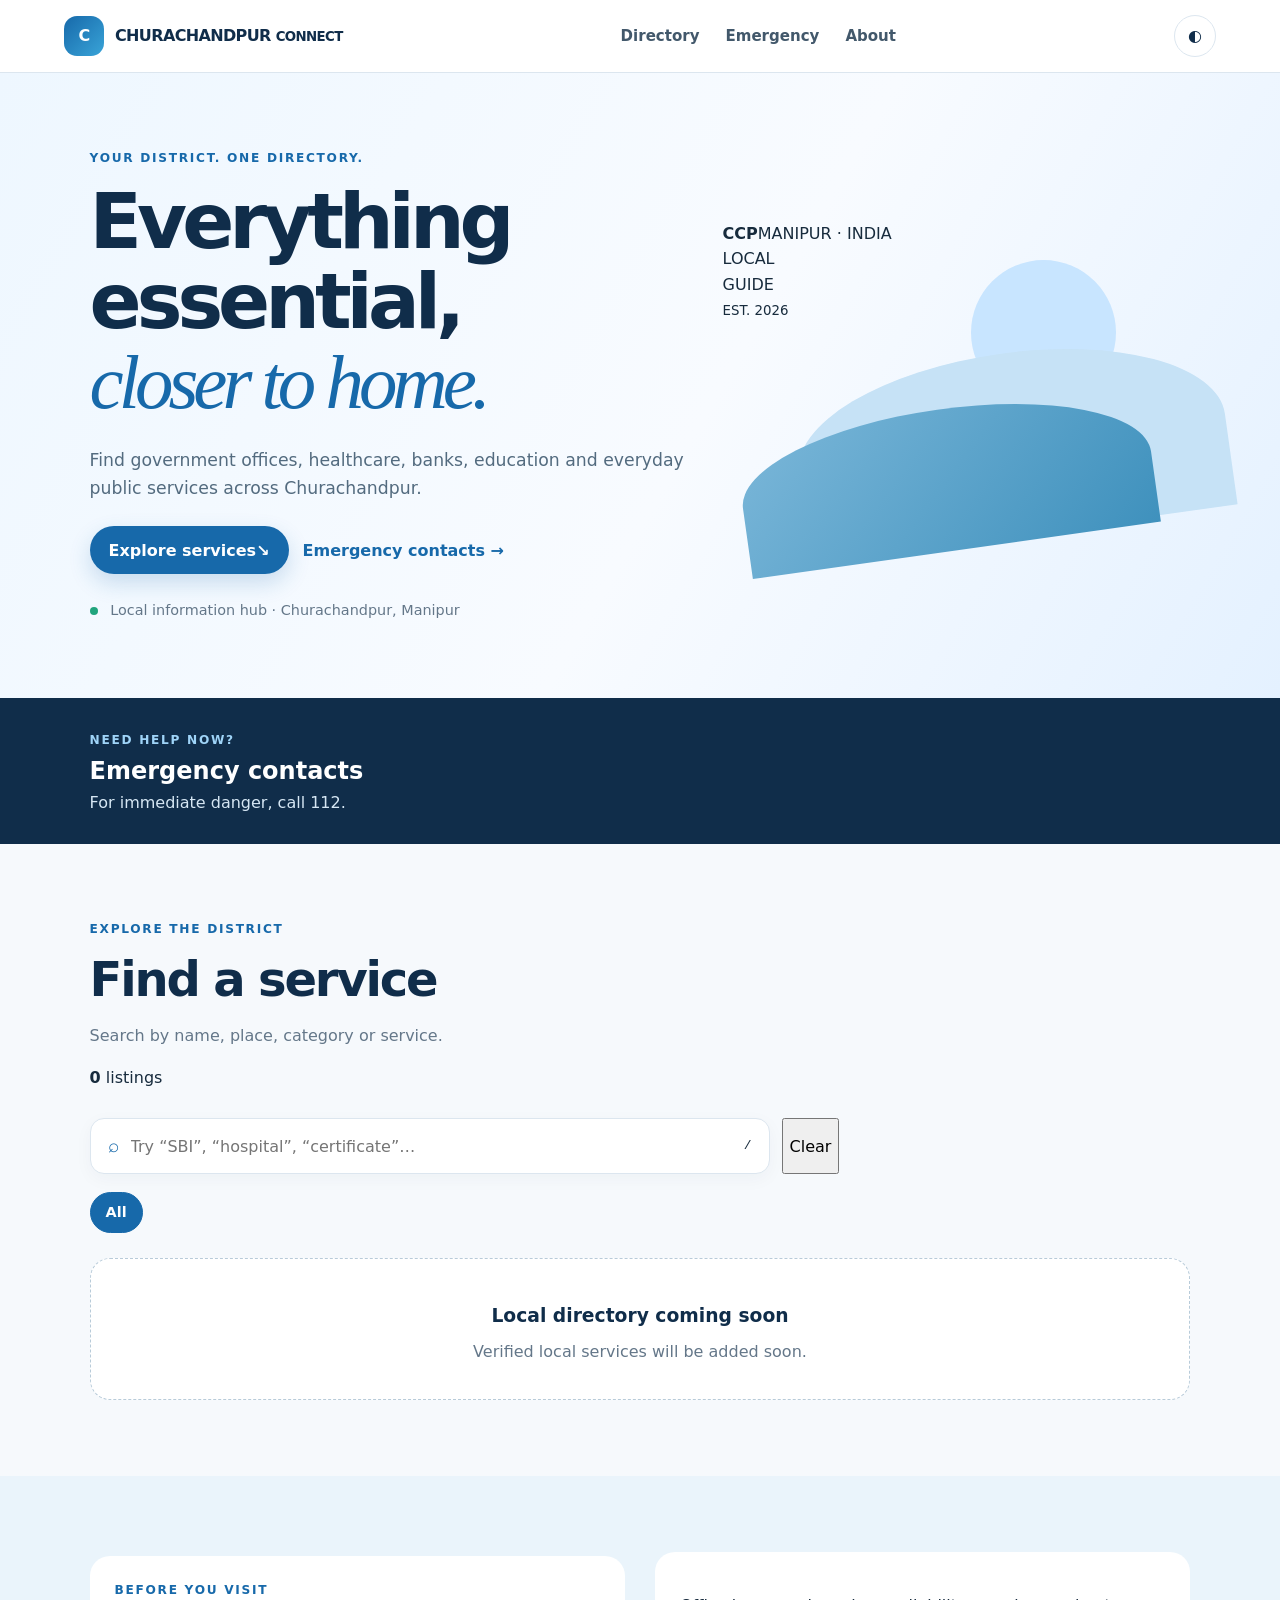
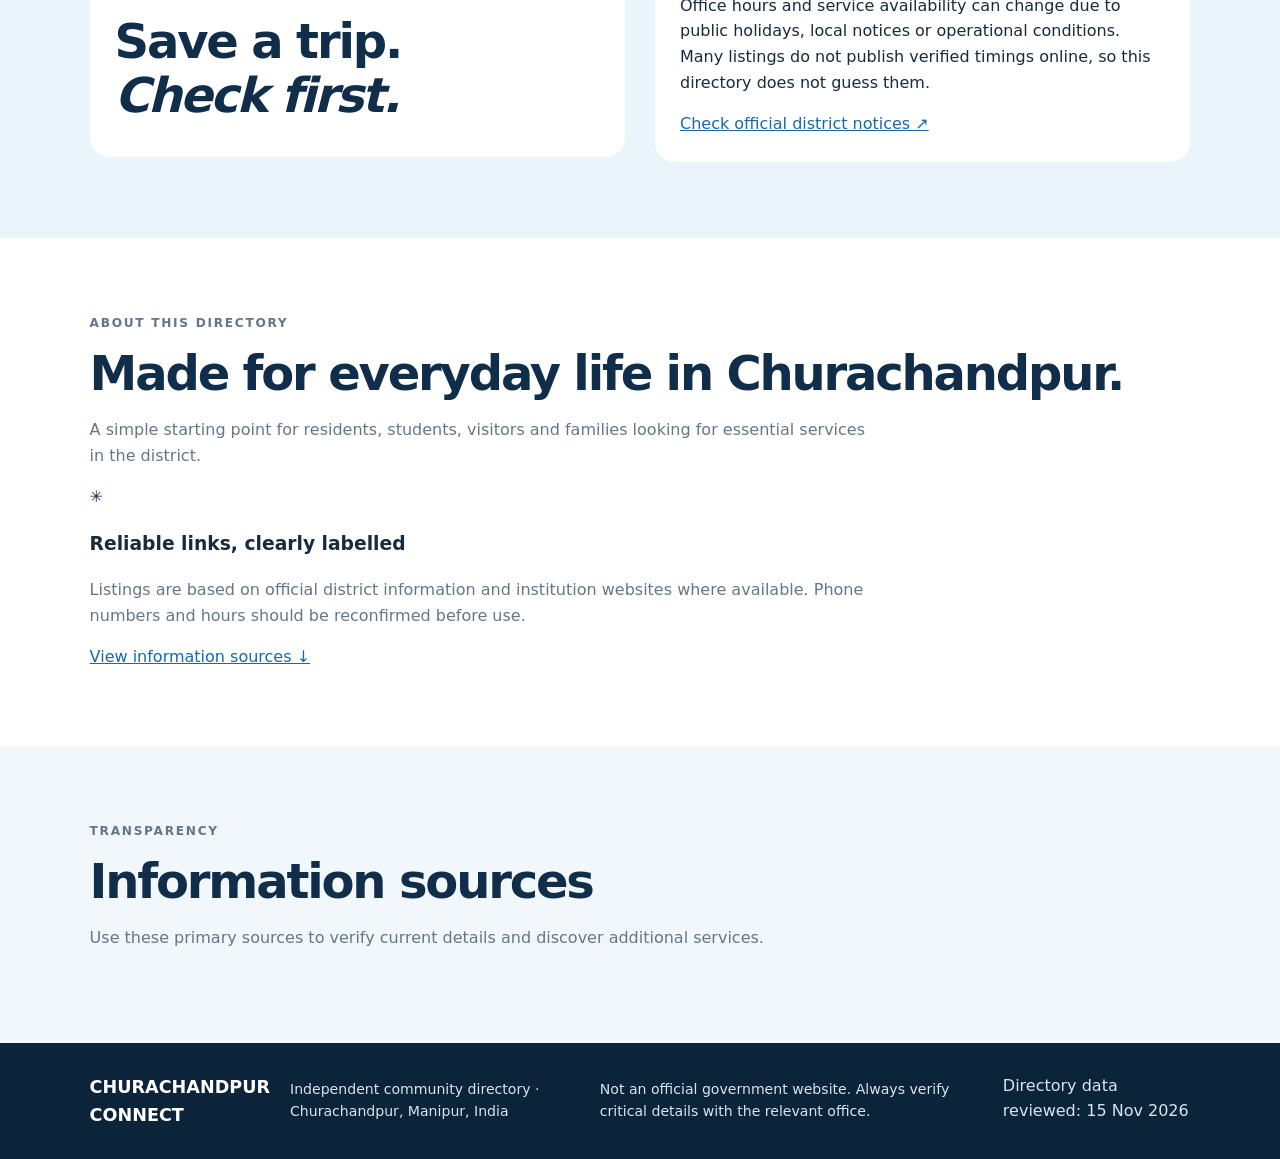
<file: index.html>
<!doctype html>
<html lang="en">
 <script async src="https://pagead2.googlesyndication.com/pagead/js/adsbygoogle.js?client=ca-pub-7459294801677212"
     crossorigin="anonymous"></script>    <head>
<meta charset="utf-8"><meta name="viewport" content="width=device-width,initial-scale=1">
<meta name="description" content="A searchable guide to government offices, banks, hospitals, education and essential services in Churachandpur, Manipur.">
<meta name="theme-color" content="#102d2a">
<title>Churachandpur Connect — Local Services Directory</title>
<link rel="stylesheet" href="styles.css">
</head>
<body>
<header class="topbar">
  <a class="brand" href="#" aria-label="Churachandpur Connect home"><span class="brand-mark">C</span><span>CHURACHANDPUR <small>CONNECT</small></span></a>
  <nav><a href="#directory">Directory</a><a href="#emergency">Emergency</a><a href="#about">About</a></nav>
  <button class="theme-toggle" id="themeToggle" aria-label="Toggle dark mode">◐</button>
</header>
<main>
<section class="hero">
  <div class="hero-copy">
    <p class="eyebrow">YOUR DISTRICT. ONE DIRECTORY.</p>
    <h1>Everything essential,<br><em>closer to home.</em></h1>
    <p class="hero-sub">Find government offices, healthcare, banks, education and everyday public services across Churachandpur.</p>
    <div class="hero-actions"><a class="btn btn-light" href="#directory">Explore services <span>↘</span></a><a class="text-link" href="#emergency">Emergency contacts <span>→</span></a></div>
    <div class="hero-note"><span class="live-dot"></span> Local information hub · Churachandpur, Manipur</div>
  </div>
  <div class="hero-art" aria-hidden="true"><div class="sun"></div><div class="hill hill-back"></div><div class="hill hill-front"></div><div class="art-label"><b>CCP</b><span>MANIPUR · INDIA</span></div><div class="art-stamp">LOCAL<br>GUIDE<br><small>EST. 2026</small></div></div>
</section>
<section class="quick-strip" id="emergency"><div class="quick-heading"><span class="eyebrow">NEED HELP NOW?</span><h2>Emergency contacts</h2><p>For immediate danger, call 112.</p></div><div class="emergency-grid" id="emergencyGrid"></div></section>
<section class="directory-section" id="directory">
  <div class="section-head"><div><p class="eyebrow">EXPLORE THE DISTRICT</p><h2>Find a service</h2><p class="muted">Search by name, place, category or service.</p></div><div class="count-pill"><b id="resultCount">0</b> listings</div></div>
  <div class="search-row"><label class="searchbox"><span>⌕</span><input id="searchInput" type="search" placeholder="Try “SBI”, “hospital”, “certificate”…" autocomplete="off"><kbd>/</kbd></label><button class="clear-btn" id="clearBtn">Clear</button></div>
  <div class="filters" id="filters"></div><div class="directory-grid" id="directoryGrid" aria-live="polite"></div>
  <div class="empty-state" id="emptyState" hidden><div>⌕</div><h3>No matching services</h3><p>Try a different keyword or category.</p></div>
</section>
<section class="info-band"><div><p class="eyebrow">BEFORE YOU VISIT</p><h2>Save a trip.<br><em>Check first.</em></h2></div><div class="info-copy"><p>Office hours and service availability can change due to public holidays, local notices or operational conditions. Many listings do not publish verified timings online, so this directory does not guess them.</p><a href="https://churachandpur.nic.in/" target="_blank" rel="noopener">Check official district notices ↗</a></div></section>
<section class="about-section" id="about"><div><p class="eyebrow">ABOUT THIS DIRECTORY</p><h2>Made for everyday life in Churachandpur.</h2><p class="muted">A simple starting point for residents, students, visitors and families looking for essential services in the district.</p></div><div class="about-card"><div class="about-icon">✳</div><h3>Reliable links, clearly labelled</h3><p>Listings are based on official district information and institution websites where available. Phone numbers and hours should be reconfirmed before use.</p><a href="#sources">View information sources ↓</a></div></section>
<section class="sources-section" id="sources"><p class="eyebrow">TRANSPARENCY</p><h2>Information sources</h2><p class="muted">Use these primary sources to verify current details and discover additional services.</p><div class="source-list" id="sourceList"></div></section>
</main>
<footer><div class="footer-brand">CHURACHANDPUR <b>CONNECT</b></div><p>Independent community directory · Churachandpur, Manipur, India</p><p class="footer-note">Not an official government website. Always verify critical details with the relevant office.</p><span>Directory data reviewed: 15 Nov 2026</span></footer>
<script src="app.js"></script>
</body></html>
</file>
<file: styles.css>
/* LAMKA CONNECT — modern responsive design
   Save this file as styles.css in the same folder as index.html and app.js. */

:root {
  --navy: #102d4a;
  --blue: #1769aa;
  --blue-dark: #10548d;
  --sky: #eaf4ff;
  --ink: #172b3d;
  --muted: #647789;
  --paper: #f6f9fc;
  --surface: #ffffff;
  --line: #dce6ef;
  --green: #16836a;
  --shadow: 0 16px 40px rgba(16, 45, 74, .09);
  --radius: 20px;
}
* { box-sizing: border-box; }
html { scroll-behavior: smooth; }
body {
  margin: 0;
  color: var(--ink);
  background: var(--paper);
  font-family: Inter, ui-sans-serif, system-ui, -apple-system, BlinkMacSystemFont, "Segoe UI", sans-serif;
  line-height: 1.6;
}
a { color: var(--blue); }
button, input { font: inherit; }
button, a { -webkit-tap-highlight-color: transparent; }
.topbar {
  position: sticky; top: 0; z-index: 20;
  display: flex; align-items: center; justify-content: space-between;
  gap: 24px; padding: 15px max(5vw, 22px);
  background: rgba(255,255,255,.94); border-bottom: 1px solid var(--line);
  backdrop-filter: blur(14px);
}
.brand { display: inline-flex; align-items: center; gap: 11px; color: var(--navy); text-decoration: none; font-weight: 800; letter-spacing: -.04em; }
.brand-mark { display: grid; place-items: center; width: 40px; height: 40px; border-radius: 13px; color: white; background: linear-gradient(135deg, var(--blue), #39a4d8); font-weight: 900; }
.topbar nav { display: flex; align-items: center; gap: 26px; }
.topbar nav a { color: #42586b; text-decoration: none; font-size: .94rem; font-weight: 650; }
.topbar nav a:hover { color: var(--blue); }
.theme-toggle {
  width: 42px; height: 42px; border: 1px solid var(--line); border-radius: 50%;
  background: var(--surface); color: var(--navy); cursor: pointer;
}
main { overflow: hidden; }
.hero {
  position: relative; isolation: isolate; display: grid; grid-template-columns: 1.15fr .85fr;
  align-items: center; min-height: 510px; padding: 76px max(7vw, 24px);
  background: linear-gradient(120deg, #eef7ff 0%, #f8fbff 55%, #e4f1ff 100%);
}
.hero-copy { max-width: 700px; position: relative; z-index: 2; }
.eyebrow { margin: 0 0 14px; color: var(--blue); font-size: .76rem; font-weight: 800; letter-spacing: .14em; text-transform: uppercase; }
.hero h1 { margin: 0; color: var(--navy); font-size: clamp(2.65rem, 6vw, 5.2rem); line-height: 1.04; letter-spacing: -.065em; }
.hero h1 em { color: var(--blue); font-family: Georgia, serif; font-weight: 500; }
.hero-sub { max-width: 620px; margin: 24px 0; color: #536b7f; font-size: 1.08rem; }
.hero-actions { display: flex; flex-wrap: wrap; align-items: center; gap: 14px; }
.btn { display: inline-flex; align-items: center; justify-content: center; min-height: 48px; padding: 11px 19px; border-radius: 999px; font-weight: 750; text-decoration: none; transition: transform .2s, box-shadow .2s; }
.btn:hover { transform: translateY(-2px); }
.btn-light { color: white; background: var(--blue); box-shadow: 0 9px 22px rgba(23,105,170,.2); }
.text-link { font-weight: 750; text-decoration: none; }
.hero-note { margin-top: 25px; color: var(--muted); font-size: .9rem; }
.live-dot { display: inline-block; width: 8px; height: 8px; margin-right: 8px; border-radius: 50%; background: #20a47d; }
.hero-art { position: relative; min-height: 330px; }
.sun { position: absolute; top: 12%; right: 16%; width: 145px; height: 145px; border-radius: 50%; background: #c8e5ff; }
.hill { position: absolute; bottom: 5%; border-radius: 55% 55% 0 0; transform: rotate(-8deg); }
.hill-back { right: -8%; width: 92%; height: 55%; background: #c6e2f6; }
.hill-front { right: 8%; bottom: 0; width: 88%; height: 43%; background: linear-gradient(135deg, #7bb7d9, #3f91bd); }
.quick-strip { display: flex; align-items: center; justify-content: space-between; gap: 20px; padding: 28px max(7vw, 24px); color: white; background: var(--navy); }
.quick-heading .eyebrow { color: #9fd4f8; }
.quick-heading h2 { margin: 0; font-size: 1.5rem; }
.quick-strip p { margin: 0; color: #d6e7f4; }
.directory-section, .about-section, .sources-section, .info-band { padding: 76px max(7vw, 24px); }
.section-head { max-width: 760px; margin-bottom: 28px; }
.section-head h2, .about-section h2, .sources-section h2, .info-band h2 { margin: 0 0 10px; color: var(--navy); font-size: clamp(2rem, 4vw, 3rem); line-height: 1.12; letter-spacing: -.045em; }
.muted { color: var(--muted); }
.search-row { display: flex; gap: 12px; margin: 28px 0 18px; }
.searchbox { display: flex; align-items: center; gap: 10px; width: min(100%, 680px); padding: 0 17px; border: 1px solid var(--line); border-radius: 14px; background: var(--surface); box-shadow: 0 5px 18px rgba(16,45,74,.04); }
.searchbox span { color: var(--blue); font-size: 1.2rem; }
.searchbox input { width: 100%; min-height: 54px; border: 0; outline: 0; color: var(--ink); background: transparent; }
.filters { display: flex; flex-wrap: wrap; gap: 9px; margin: 0 0 25px; }
.filter-chip { padding: 8px 15px; border: 1px solid var(--line); border-radius: 999px; color: #52687a; background: white; cursor: pointer; font-size: .9rem; font-weight: 700; }
.filter-chip:hover, .filter-chip.active { border-color: var(--blue); color: white; background: var(--blue); }
.directory-grid { display: grid; grid-template-columns: repeat(3, minmax(0, 1fr)); gap: 18px; }
.service-card { padding: 23px; border: 1px solid var(--line); border-radius: var(--radius); background: var(--surface); box-shadow: 0 7px 22px rgba(16,45,74,.045); }
.service-card .service-icon { display: grid; place-items: center; width: 46px; height: 46px; margin-bottom: 17px; border-radius: 14px; color: var(--blue); background: var(--sky); font-size: 1.25rem; }
.service-card h3 { margin: 0 0 7px; color: var(--navy); font-size: 1.08rem; }
.service-card p { margin: 0 0 13px; color: var(--muted); font-size: .93rem; }
.service-card .category-label { color: var(--green); font-size: .78rem; font-weight: 800; text-transform: uppercase; letter-spacing: .08em; }
.service-card a { font-weight: 750; text-decoration: none; }
.empty-state { padding: 34px; border: 1px dashed #b8cbd9; border-radius: var(--radius); text-align: center; background: #fff; }
.empty-state h3 { margin: 8px 0; color: var(--navy); }
.empty-state p { margin: 0; color: var(--muted); }
.info-band { display: grid; grid-template-columns: 1fr 1fr; gap: 30px; align-items: center; background: #eaf4fb; }
.info-band > div { padding: 25px; border-radius: var(--radius); background: white; }
.about-section { background: white; }
.about-section p, .sources-section p { max-width: 780px; color: var(--muted); }
.sources-section { background: #f2f7fb; }
footer { display: flex; justify-content: space-between; gap: 20px; padding: 30px max(7vw, 24px); color: #d7e5ef; background: #0c243a; }
.footer-brand { color: white; font-size: 1.1rem; font-weight: 800; }
footer p { margin: 5px 0 0; font-size: .88rem; }
[hidden] { display: none !important; }
body.dark-mode {
  --ink: #e7eef5; --muted: #a9bac8; --paper: #101d2a; --surface: #17293a; --line: #2c4153; --navy: #e8f2fb; --sky: #203b52;
}
.dark-mode .topbar { background: rgba(18,34,49,.95); }
.dark-mode .topbar nav a, .dark-mode .brand { color: #e8f2fb; }
.dark-mode .hero { background: linear-gradient(120deg, #142b40, #1b354c); }
.dark-mode .hero-sub, .dark-mode .hero-note { color: #b8c9d7; }
.dark-mode .quick-strip { background: #091725; }
.dark-mode .filter-chip, .dark-mode .empty-state { color: var(--ink); background: var(--surface); }
.dark-mode .info-band, .dark-mode .sources-section { background: #142536; }
.dark-mode .about-section { background: #101d2a; }
@media (max-width: 800px) {
  .topbar { padding: 12px 20px; }
  .topbar nav { gap: 13px; }
  .topbar nav a { font-size: .84rem; }
  .hero { grid-template-columns: 1fr; padding-top: 58px; }
  .hero-art { min-height: 180px; max-width: 500px; width: 100%; margin: 20px auto 0; }
  .sun { width: 95px; height: 95px; }
  .directory-grid { grid-template-columns: repeat(2, minmax(0, 1fr)); }
  .info-band { grid-template-columns: 1fr; }
}
@media (max-width: 560px) {
  .topbar { flex-wrap: wrap; gap: 10px; }
  .topbar nav { order: 3; width: 100%; justify-content: space-between; }
  .hero { min-height: auto; padding: 52px 22px 35px; }
  .hero h1 { font-size: clamp(2.5rem, 12vw, 3.8rem); }
  .quick-strip { align-items: flex-start; flex-direction: column; padding: 25px 22px; }
  .directory-section, .about-section, .sources-section, .info-band { padding: 54px 22px; }
  .directory-grid { grid-template-columns: 1fr; }
  .search-row { margin-top: 20px; }
  footer { flex-direction: column; padding: 26px 22px; }
}
</file>
